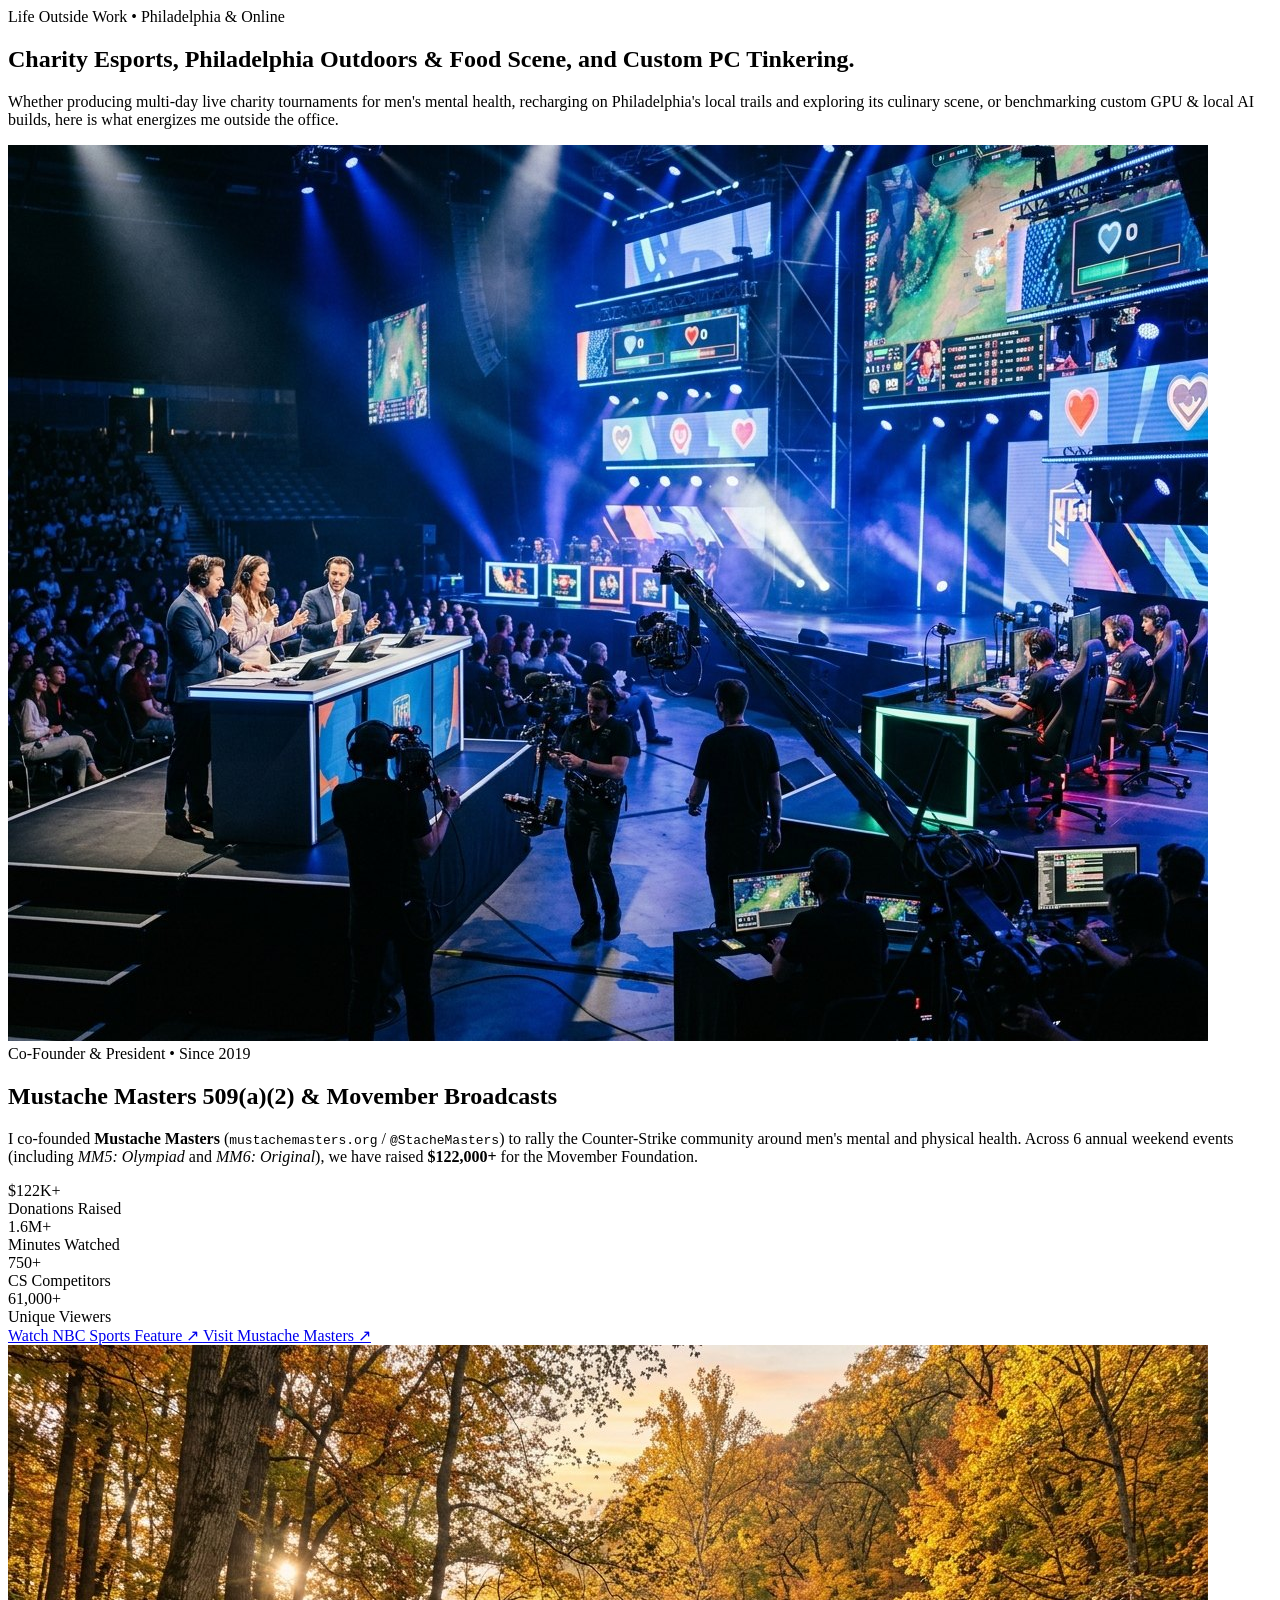
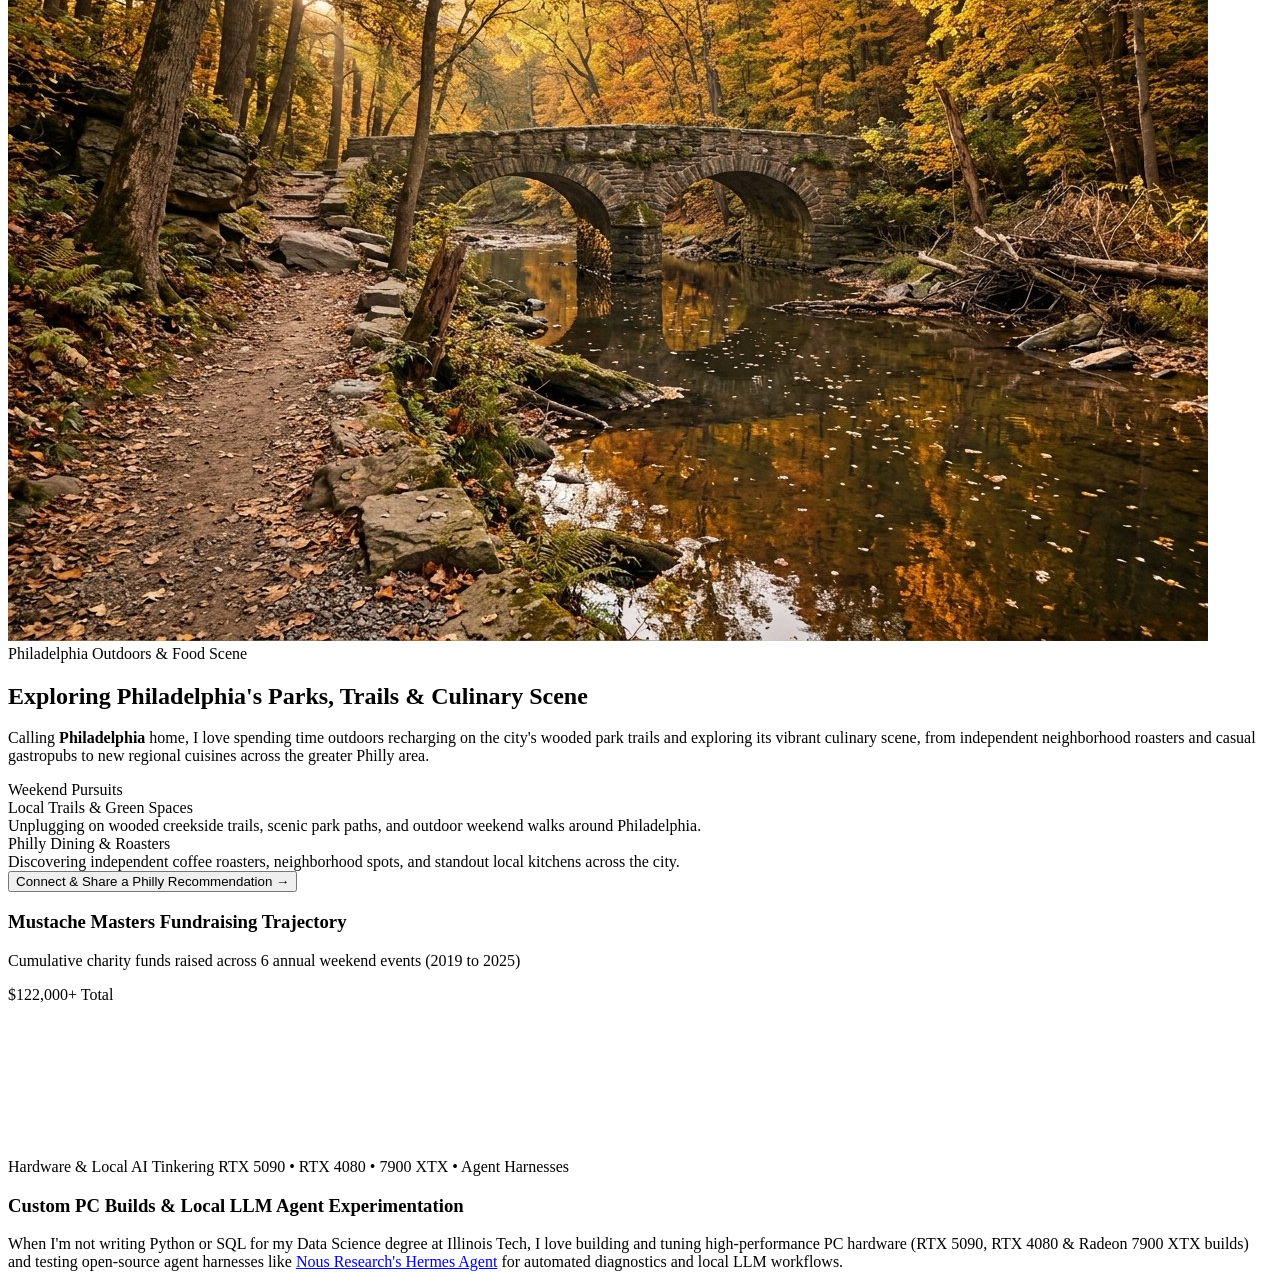
<file: archive/hobbies.html>
<!doctype html>
<html lang="en"><head><meta charset="utf-8"><title>Archived Hobbies Section</title></head><body>
    <!-- ==========================================
         5. HOBBIES PAGE
         ========================================== -->
    <section id="page-hobbies" class="page-section space-y-10">
      <!-- Hobbies Hero Banner -->
      <div class="bg-slate-900 border border-slate-800 rounded-3xl p-6 sm:p-10 space-y-4">
        <div class="inline-flex items-center gap-2 px-3 py-1 rounded-full bg-amber-500/10 border border-amber-500/30 text-amber-300 text-xs font-semibold uppercase tracking-wider">
          Life Outside Work • Philadelphia &amp; Online
        </div>
        <h1 class="text-3xl sm:text-4xl font-extrabold text-white tracking-tight">
          Charity Esports, Philadelphia Outdoors &amp; Food Scene, and Custom PC Tinkering.
        </h1>
        <p class="text-slate-300 text-sm sm:text-base max-w-3xl leading-relaxed">
          Whether producing multi-day live charity tournaments for men's mental health, recharging on Philadelphia's local trails and exploring its culinary scene, or benchmarking custom GPU &amp; local AI builds, here is what energizes me outside the office.
        </p>
      </div>

      <!-- Featured Visual Dual-Showcase: Mustache Masters + Wissahickon Creek -->
      <div class="grid grid-cols-1 lg:grid-cols-2 gap-8">
        <!-- Hobby Feature 1: Mustache Masters Charity Esports -->
        <div class="bg-slate-900/80 border border-slate-800 rounded-3xl overflow-hidden flex flex-col justify-between shadow-xl">
          <div>
            <div class="relative h-64 w-full">
              <img src="mustache-masters-broadcast.jpg" alt="Mustache Masters esports charity broadcast production stage" class="w-full h-full object-cover max-w-full" />
              <div class="absolute inset-0 bg-gradient-to-t from-slate-900 via-slate-900/30 to-transparent"></div>
              <div class="absolute top-4 left-4 px-3 py-1 rounded-full bg-blue-600/90 text-white text-xs font-bold uppercase tracking-wider shadow">
                Co-Founder &amp; President • Since 2019
              </div>
            </div>
            <div class="p-6 sm:p-8 space-y-4">
              <h2 class="text-2xl font-bold text-white">Mustache Masters 509(a)(2) &amp; Movember Broadcasts</h2>
              <p class="text-sm text-slate-300 leading-relaxed">
                I co-founded <strong class="text-white">Mustache Masters</strong> (<code class="text-blue-300">mustachemasters.org</code> / <code class="text-blue-300">@StacheMasters</code>) to rally the Counter-Strike community around men's mental and physical health. Across 6 annual weekend events (including <em>MM5: Olympiad</em> and <em>MM6: Original</em>), we have raised <strong class="text-white">$122,000+</strong> for the Movember Foundation.
              </p>
              <div class="grid grid-cols-2 sm:grid-cols-4 gap-3 pt-2">
                <div class="p-3 rounded-xl bg-slate-950 border border-slate-800 text-center">
                  <div class="text-lg font-extrabold text-blue-400">$122K+</div>
                  <div class="text-[11px] text-slate-400">Donations Raised</div>
                </div>
                <div class="p-3 rounded-xl bg-slate-950 border border-slate-800 text-center">
                  <div class="text-lg font-extrabold text-indigo-400">1.6M+</div>
                  <div class="text-[11px] text-slate-400">Minutes Watched</div>
                </div>
                <div class="p-3 rounded-xl bg-slate-950 border border-slate-800 text-center">
                  <div class="text-lg font-extrabold text-emerald-400">750+</div>
                  <div class="text-[11px] text-slate-400">CS Competitors</div>
                </div>
                <div class="p-3 rounded-xl bg-slate-950 border border-slate-800 text-center">
                  <div class="text-lg font-extrabold text-amber-400">61,000+</div>
                  <div class="text-[11px] text-slate-400">Unique Viewers</div>
                </div>
              </div>
            </div>
          </div>
          <div class="px-6 sm:px-8 pb-6 flex flex-wrap gap-3">
            <a href="https://www.youtube.com/watch?v=HzW29OXA5dY" target="_blank" rel="noopener noreferrer" class="px-4 py-2 rounded-xl bg-blue-600 hover:bg-blue-500 text-white text-xs font-semibold transition-all">
              Watch NBC Sports Feature ↗
            </a>
            <a href="https://www.mustachemasters.org/" target="_blank" rel="noopener noreferrer" class="px-4 py-2 rounded-xl bg-slate-800 hover:bg-slate-700 text-slate-200 text-xs font-semibold border border-slate-700 transition-all">
              Visit Mustache Masters ↗
            </a>
          </div>
        </div>

        <!-- Hobby Feature 2: Philadelphia Outdoors & Food Scene -->
        <div class="bg-slate-900/80 border border-slate-800 rounded-3xl overflow-hidden flex flex-col justify-between shadow-xl">
          <div>
            <div class="relative h-64 w-full">
              <img src="philadelphia-outdoors-trail.jpg" alt="Scenic wooded park trail and historic stone bridge in Philadelphia" class="w-full h-full object-cover max-w-full" />
              <div class="absolute inset-0 bg-gradient-to-t from-slate-900 via-slate-900/30 to-transparent"></div>
              <div class="absolute top-4 left-4 px-3 py-1 rounded-full bg-emerald-600/90 text-white text-xs font-bold uppercase tracking-wider shadow">
                Philadelphia Outdoors &amp; Food Scene
              </div>
            </div>
            <div class="p-6 sm:p-8 space-y-4">
              <h2 class="text-2xl font-bold text-white">Exploring Philadelphia's Parks, Trails &amp; Culinary Scene</h2>
              <p class="text-sm text-slate-300 leading-relaxed">
                Calling <strong class="text-white">Philadelphia</strong> home, I love spending time outdoors recharging on the city's wooded park trails and exploring its vibrant culinary scene, from independent neighborhood roasters and casual gastropubs to new regional cuisines across the greater Philly area.
              </p>
              <div class="space-y-2 pt-1">
                <div class="text-xs font-semibold text-emerald-400 uppercase tracking-wider">Weekend Pursuits</div>
                <div class="grid grid-cols-1 sm:grid-cols-2 gap-2.5 text-xs">
                  <div class="p-3 rounded-xl bg-slate-950 border border-slate-800">
                    <div class="font-bold text-white">Local Trails &amp; Green Spaces</div>
                    <div class="text-slate-400 mt-0.5">Unplugging on wooded creekside trails, scenic park paths, and outdoor weekend walks around Philadelphia.</div>
                  </div>
                  <div class="p-3 rounded-xl bg-slate-950 border border-slate-800">
                    <div class="font-bold text-white">Philly Dining &amp; Roasters</div>
                    <div class="text-slate-400 mt-0.5">Discovering independent coffee roasters, neighborhood spots, and standout local kitchens across the city.</div>
                  </div>
                </div>
              </div>
            </div>
          </div>
          <div class="px-6 sm:px-8 pb-6">
            <button type="button" onclick="openContactModal()" class="inline-flex items-center gap-1.5 px-4 py-2 rounded-xl bg-slate-800 hover:bg-slate-700 text-slate-200 text-xs font-semibold border border-slate-700 transition-all">
              <span>Connect &amp; Share a Philly Recommendation</span>
              <span>→</span>
            </button>
          </div>
        </div>
      </div>

      <!-- Fundraising chart and hardware hobby -->
      <div class="grid grid-cols-1 lg:grid-cols-12 gap-8 items-start">
        <!-- Cumulative Fundraising Growth Chart -->
        <div class="lg:col-span-6 bg-slate-900/80 border border-slate-800 rounded-3xl p-6 sm:p-8 space-y-4">
          <div class="flex flex-col items-start gap-3">
            <div>
              <h3 class="text-lg font-bold text-white">Mustache Masters Fundraising Trajectory</h3>
              <p class="text-xs text-slate-400">Cumulative charity funds raised across 6 annual weekend events (2019 to 2025)</p>
            </div>
            <span class="px-2.5 py-1 rounded-lg bg-blue-500/15 text-blue-300 text-xs font-semibold">$122,000+ Total</span>
          </div>
          <div class="relative h-72 w-full">
            <canvas id="mustacheChart"></canvas>
          </div>
        </div>

        <!-- Custom PC / AI Hardware -->
        <div class="lg:col-span-6 bg-slate-900/80 border border-slate-800 rounded-3xl p-6 space-y-3">
          <div class="flex items-center justify-between">
            <span class="px-2.5 py-1 rounded-lg bg-purple-500/15 text-purple-300 text-xs font-semibold">Hardware &amp; Local AI Tinkering</span>
            <span class="text-xs text-slate-400">RTX 5090 • RTX 4080 • 7900 XTX • Agent Harnesses</span>
          </div>
          <h3 class="text-lg font-bold text-white">Custom PC Builds &amp; Local LLM Agent Experimentation</h3>
          <p class="text-xs sm:text-sm text-slate-300 leading-relaxed">
            When I'm not writing Python or SQL for my Data Science degree at Illinois Tech, I love building and tuning high-performance PC hardware (RTX 5090, RTX 4080 &amp; Radeon 7900 XTX builds) and testing open-source agent harnesses like <a href="https://hermes-agent.nousresearch.com/" target="_blank" rel="noopener noreferrer" class="text-blue-400 hover:underline">Nous Research's Hermes Agent</a> for automated diagnostics and local LLM workflows.
          </p>
        </div>
      </div>
    </section>

</body></html>
</file>
